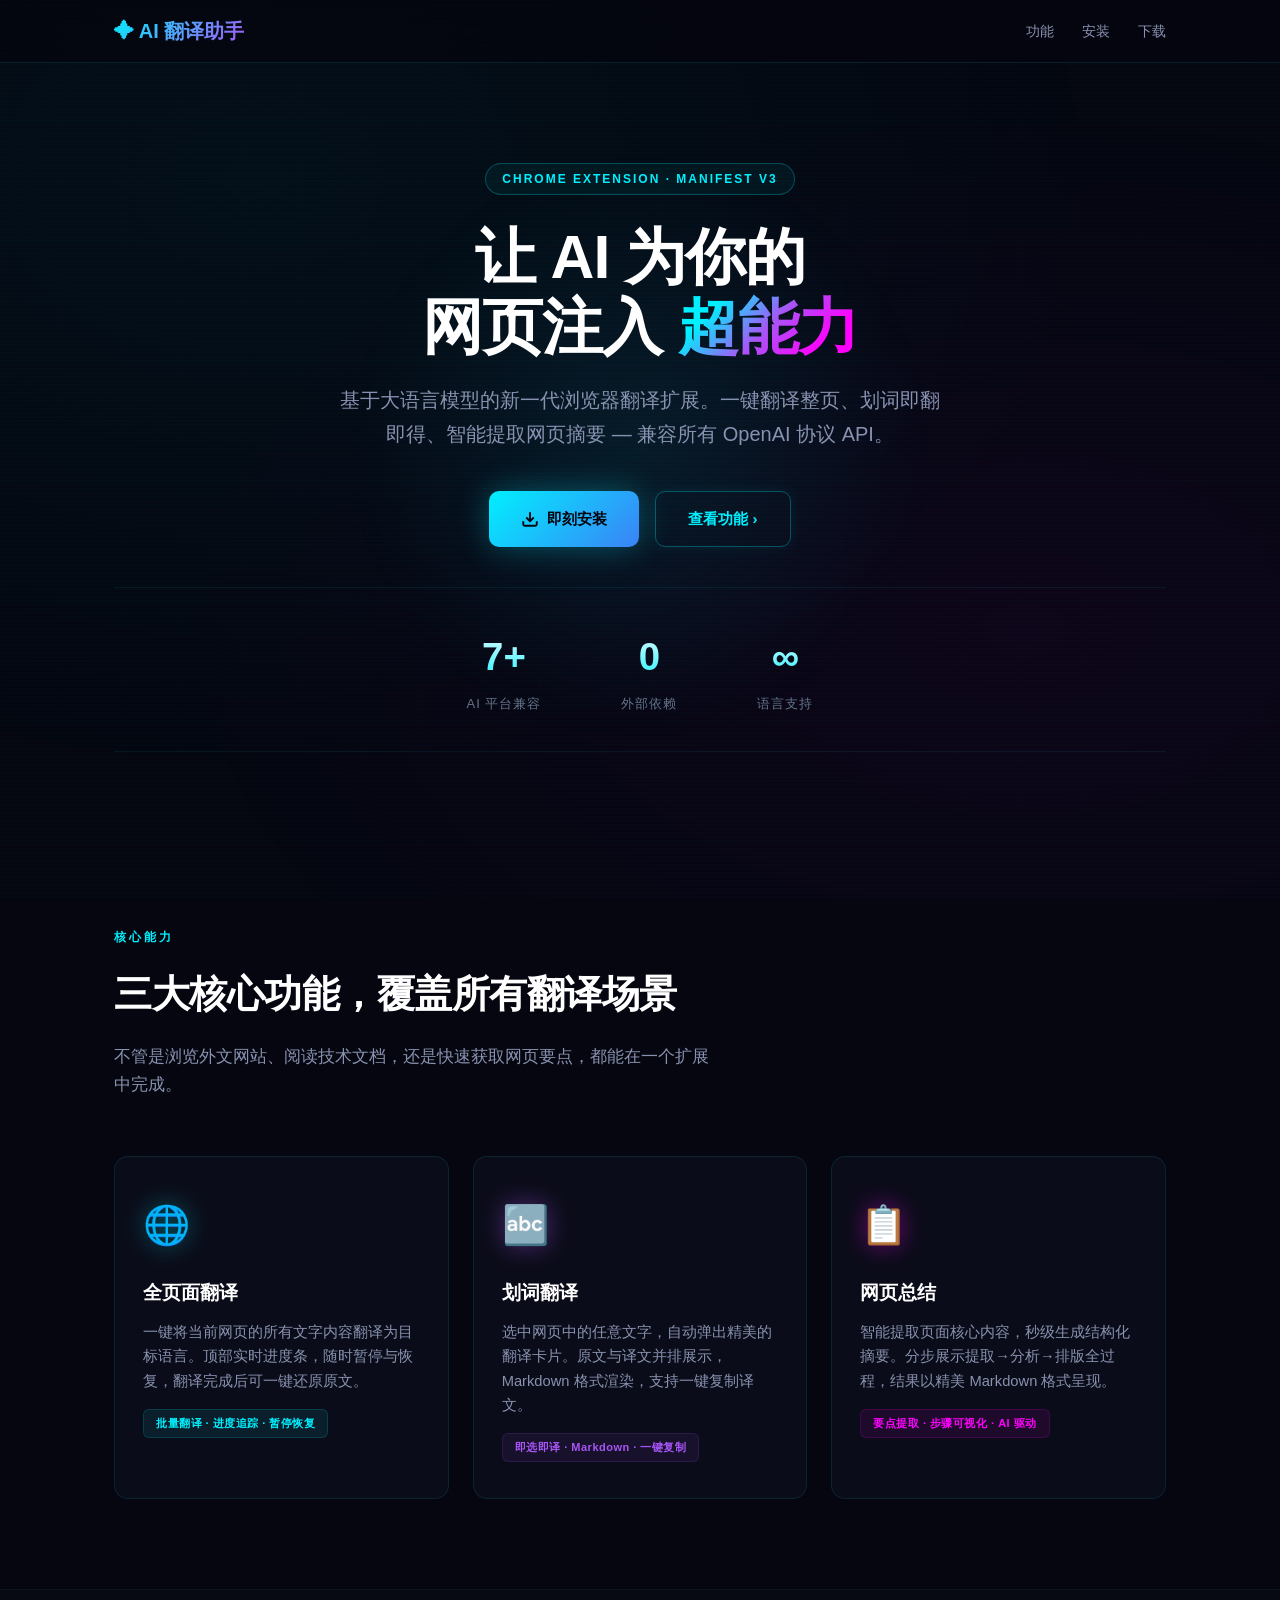
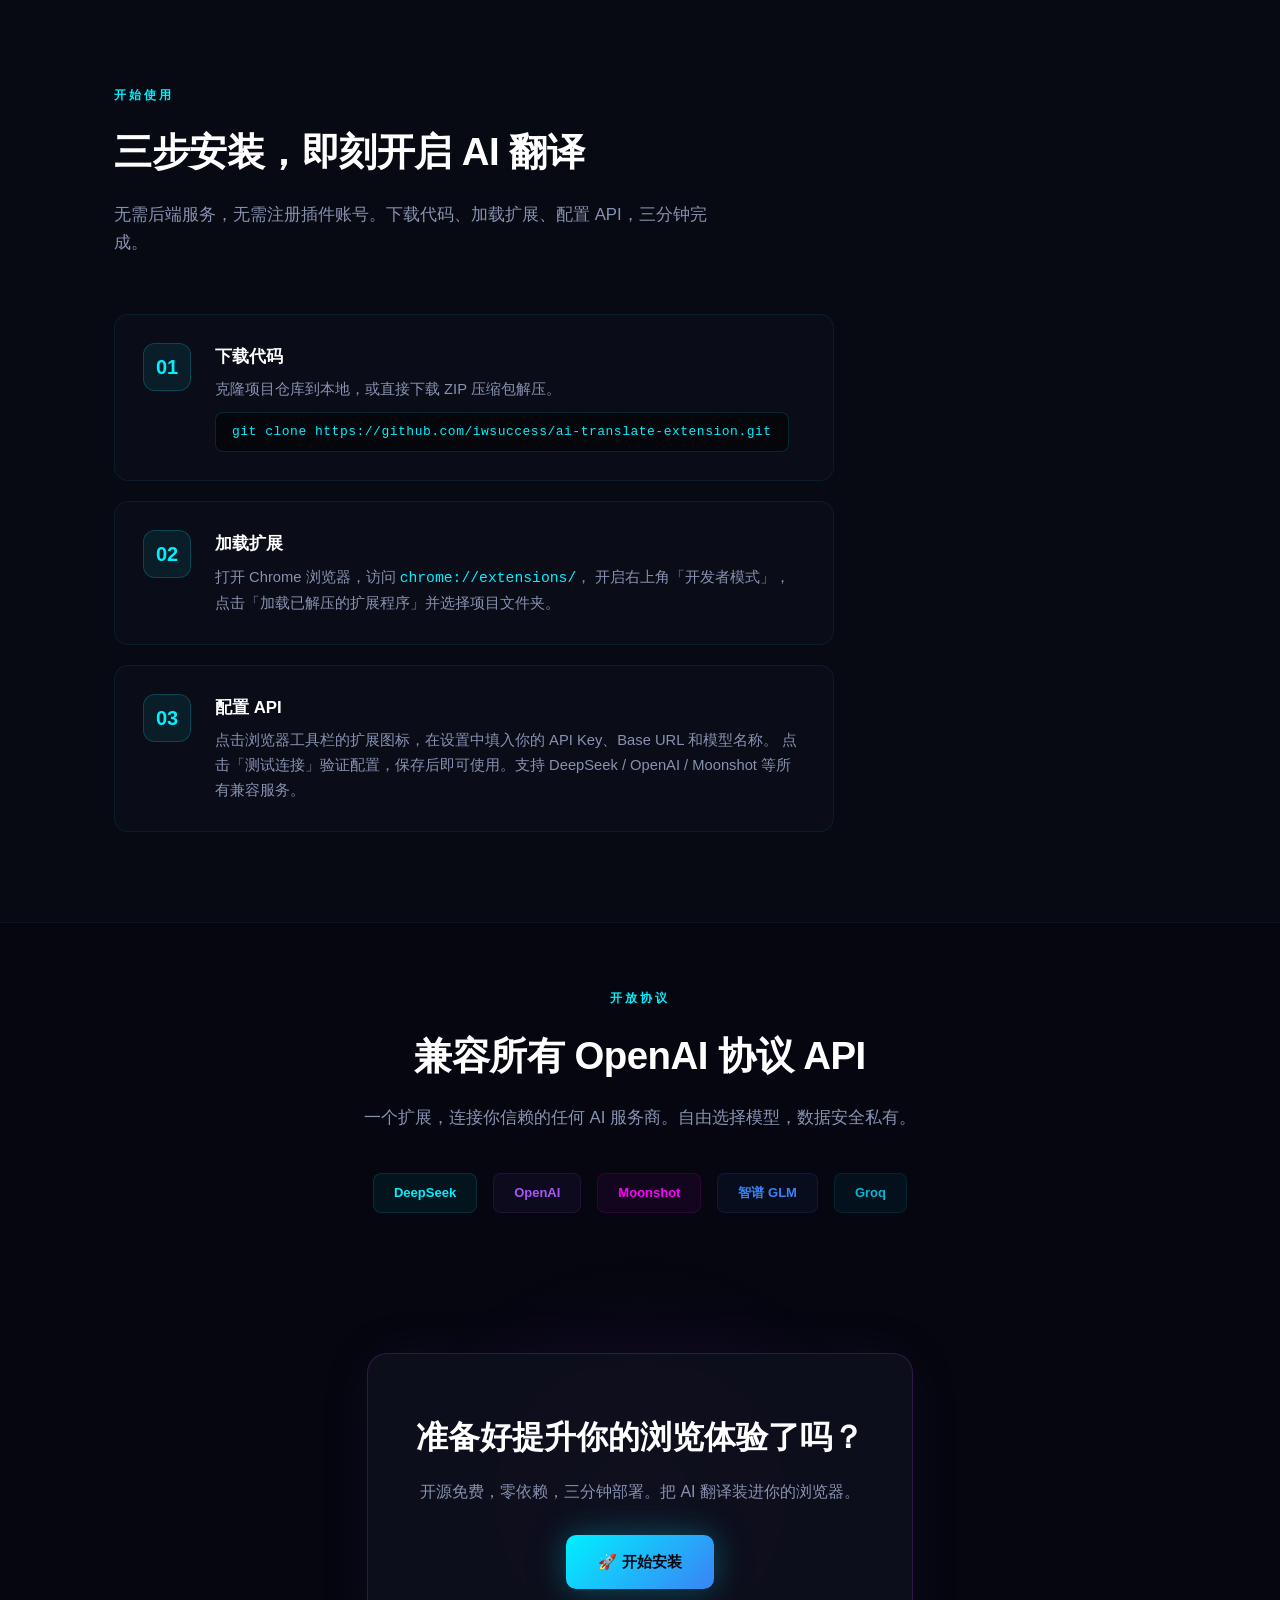
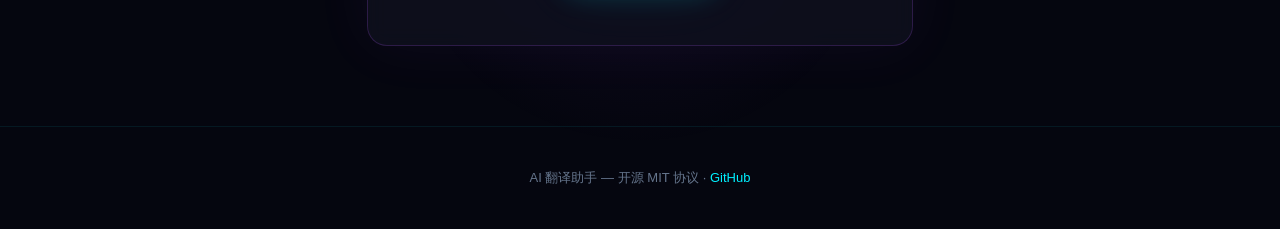
<file: docs/index.html>
<!DOCTYPE html>
<html lang="zh-CN">
<head>
<meta charset="UTF-8">
<meta name="viewport" content="width=device-width, initial-scale=1.0">
<title>AI 翻译助手 — 智能网页翻译扩展</title>
<style>
/* ============ RESET & BASE ============ */
*,*::before,*::after{box-sizing:border-box;margin:0;padding:0}
html{scroll-behavior:smooth;font-size:16px}
body{
  font-family:'Segoe UI',-apple-system,BlinkMacSystemFont,'Helvetica Neue',Arial,sans-serif;
  background:#05060f;
  color:#c8d6e5;
  line-height:1.7;
  overflow-x:hidden;
  position:relative;
}
body::before{
  content:'';
  position:fixed;inset:0;z-index:0;pointer-events:none;
  background:repeating-linear-gradient(0deg,transparent,transparent 2px,rgba(0,240,255,.015) 2px,rgba(0,240,255,.015) 4px);
}
body::after{
  content:'';
  position:fixed;inset:0;z-index:0;pointer-events:none;
  background:radial-gradient(ellipse at 20% 20%,rgba(0,240,255,.04) 0%,transparent 60%),
             radial-gradient(ellipse at 80% 70%,rgba(255,0,255,.04) 0%,transparent 60%);
}

a{color:#00f0ff;text-decoration:none;transition:color .2s}
a:hover{color:#ff00ff}

/* ============ CONTAINER ============ */
.container{position:relative;z-index:1;max-width:1100px;margin:0 auto;padding:0 24px}

/* ============ NAV ============ */
.nav{
  position:sticky;top:0;z-index:100;
  backdrop-filter:blur(20px);-webkit-backdrop-filter:blur(20px);
  background:rgba(5,6,15,.82);
  border-bottom:1px solid rgba(0,240,255,.12);
}
.nav-inner{
  display:flex;justify-content:space-between;align-items:center;
  max-width:1100px;margin:0 auto;padding:14px 24px;
}
.nav-logo{
  font-size:20px;font-weight:700;
  background:linear-gradient(135deg,#00f0ff,#a855f7);
  -webkit-background-clip:text;-webkit-text-fill-color:transparent;
  background-clip:text;
}
.nav-links{display:flex;gap:28px;list-style:none}
.nav-links a{font-size:14px;font-weight:500;color:#8892b0;transition:color .25s}
.nav-links a:hover{color:#00f0ff}

/* ============ HERO ============ */
.hero{padding:100px 0 80px;text-align:center;position:relative}
.hero::before{
  content:'';position:absolute;top:50%;left:50%;transform:translate(-50%,-50%);
  width:600px;height:600px;
  background:radial-gradient(circle,rgba(0,240,255,.08) 0%,transparent 70%);
  border-radius:50%;pointer-events:none;
}
.hero-badge{
  display:inline-block;padding:5px 16px;margin-bottom:28px;
  font-size:12px;font-weight:600;letter-spacing:2px;text-transform:uppercase;
  color:#00f0ff;border:1px solid rgba(0,240,255,.25);border-radius:20px;
  background:rgba(0,240,255,.05);
}
.hero-title{
  font-size:clamp(2.2rem,6vw,3.8rem);font-weight:800;
  line-height:1.15;margin-bottom:20px;
  color:#fff;letter-spacing:-1px;
}
.hero-title span{
  background:linear-gradient(135deg,#00f0ff 20%,#a855f7 50%,#ff00ff 80%);
  -webkit-background-clip:text;-webkit-text-fill-color:transparent;
  background-clip:text;
  animation:glitch-shift 2.5s infinite alternate;
}
@keyframes glitch-shift{
  0%{filter:hue-rotate(0deg)}
  50%{filter:hue-rotate(8deg)}
  100%{filter:hue-rotate(-5deg)}
}
.hero-subtitle{
  font-size:clamp(1rem,2.5vw,1.25rem);color:#8892b0;max-width:600px;margin:0 auto 40px;
}
.hero-buttons{display:flex;gap:16px;justify-content:center;flex-wrap:wrap}
.btn{
  display:inline-flex;align-items:center;gap:8px;
  padding:14px 32px;font-size:15px;font-weight:600;border-radius:10px;
  cursor:pointer;transition:all .3s;font-family:inherit;
  text-decoration:none;border:none;
}
.btn-primary{
  background:linear-gradient(135deg,#00f0ff,#3b82f6);
  color:#05060f;box-shadow:0 0 30px rgba(0,240,255,.25),0 0 60px rgba(0,240,255,.08);
}
.btn-primary:hover{
  box-shadow:0 0 50px rgba(0,240,255,.4),0 0 80px rgba(0,240,255,.15);
  transform:translateY(-2px);
}
.btn-ghost{
  background:transparent;color:#00f0ff;
  border:1.5px solid rgba(0,240,255,.3);box-shadow:0 0 15px rgba(0,240,255,.08);
}
.btn-ghost:hover{
  border-color:#00f0ff;box-shadow:0 0 30px rgba(0,240,255,.25);
  background:rgba(0,240,255,.05);
}

/* ============ STATS BAR ============ */
.stats-bar{
  display:flex;justify-content:center;gap:clamp(24px,8vw,80px);
  padding:36px 0;border-top:1px solid rgba(0,240,255,.08);
  border-bottom:1px solid rgba(0,240,255,.08);margin-top:40px;
  flex-wrap:wrap;
}
.stat-item{text-align:center}
.stat-number{
  font-size:clamp(1.6rem,4vw,2.4rem);font-weight:800;
  background:linear-gradient(180deg,#fff,#00f0ff);
  -webkit-background-clip:text;-webkit-text-fill-color:transparent;
  background-clip:text;
}
.stat-label{font-size:13px;color:#64748b;margin-top:4px;text-transform:uppercase;letter-spacing:1px}

/* ============ SECTION ============ */
.section{padding:90px 0}
.section-label{
  display:inline-block;font-size:12px;font-weight:700;letter-spacing:3px;text-transform:uppercase;
  color:#00f0ff;margin-bottom:14px;
}
.section-title{
  font-size:clamp(1.6rem,3.5vw,2.4rem);font-weight:800;color:#fff;
  margin-bottom:16px;letter-spacing:-.5px;
}
.section-desc{font-size:1.05rem;color:#8892b0;max-width:600px;margin-bottom:56px}

/* ============ FEATURES ============ */
.features-grid{
  display:grid;grid-template-columns:repeat(3,1fr);gap:24px;
}
.feature-card{
  background:rgba(15,17,30,.7);border:1px solid rgba(0,240,255,.1);
  border-radius:14px;padding:36px 28px;position:relative;overflow:hidden;
  transition:all .35s;backdrop-filter:blur(10px);
}
.feature-card::before{
  content:'';position:absolute;top:0;left:0;right:0;height:1px;
  background:linear-gradient(90deg,transparent,rgba(0,240,255,.5),transparent);
  opacity:0;transition:opacity .35s;
}
.feature-card:hover{
  border-color:rgba(0,240,255,.3);
  box-shadow:0 0 40px rgba(0,240,255,.08),inset 0 1px 0 rgba(0,240,255,.05);
  transform:translateY(-4px);
}
.feature-card:hover::before{opacity:1}
.feature-icon{
  font-size:38px;margin-bottom:20px;display:block;
  filter:drop-shadow(0 0 12px rgba(0,240,255,.4));
}
.feature-card:nth-child(2) .feature-icon{filter:drop-shadow(0 0 12px rgba(168,85,247,.4))}
.feature-card:nth-child(3) .feature-icon{filter:drop-shadow(0 0 12px rgba(255,0,255,.4))}
.feature-card h3{font-size:1.2rem;font-weight:700;color:#fff;margin-bottom:10px}
.feature-card p{font-size:.92rem;color:#8892b0;line-height:1.65}
.feature-tag{
  display:inline-block;margin-top:16px;padding:4px 12px;font-size:11px;font-weight:600;
  border-radius:6px;letter-spacing:.5px;
  background:rgba(0,240,255,.08);color:#00f0ff;border:1px solid rgba(0,240,255,.15);
}
.feature-card:nth-child(2) .feature-tag{background:rgba(168,85,247,.08);color:#a855f7;border-color:rgba(168,85,247,.15)}
.feature-card:nth-child(3) .feature-tag{background:rgba(255,0,255,.08);color:#ff00ff;border-color:rgba(255,0,255,.15)}

/* ============ INSTALL STEPS ============ */
.steps-list{display:flex;flex-direction:column;gap:20px;max-width:720px}
.step-item{
  display:flex;gap:24px;align-items:flex-start;
  background:rgba(15,17,30,.5);border:1px solid rgba(0,240,255,.08);
  border-radius:14px;padding:28px;transition:all .3s;
}
.step-item:hover{border-color:rgba(0,240,255,.2);box-shadow:0 0 30px rgba(0,240,255,.05)}
.step-number{
  flex-shrink:0;width:48px;height:48px;border-radius:12px;
  display:flex;align-items:center;justify-content:center;
  font-size:20px;font-weight:800;color:#00f0ff;
  background:rgba(0,240,255,.08);border:1px solid rgba(0,240,255,.2);
}
.step-content h4{font-size:1.05rem;font-weight:700;color:#fff;margin-bottom:6px}
.step-content p{font-size:.92rem;color:#8892b0}
.code-block{
  display:inline-block;margin-top:10px;padding:8px 16px;
  background:rgba(0,0,0,.5);border:1px solid rgba(0,240,255,.15);
  border-radius:8px;font-family:'Cascadia Code','Fira Code',Consolas,monospace;
  font-size:13px;color:#00f0ff;letter-spacing:.5px;
  word-break:break-all;
}

/* ============ CTA ============ */
.cta-section{
  text-align:center;padding:80px 0;position:relative;
}
.cta-section::before{
  content:'';position:absolute;top:50%;left:50%;transform:translate(-50%,-50%);
  width:500px;height:500px;
  background:radial-gradient(circle,rgba(168,85,247,.08) 0%,transparent 70%);
  border-radius:50%;pointer-events:none;
}
.cta-card{
  position:relative;z-index:1;display:inline-block;
  background:rgba(15,17,30,.8);
  border:1px solid rgba(168,85,247,.2);border-radius:20px;
  padding:56px 48px;max-width:600px;
  backdrop-filter:blur(10px);
  box-shadow:0 0 60px rgba(168,85,247,.06);
}
.cta-card h2{
  font-size:clamp(1.5rem,3.5vw,2rem);font-weight:800;color:#fff;margin-bottom:14px;
}
.cta-card p{color:#8892b0;margin-bottom:30px;font-size:1rem}

/* ============ FOOTER ============ */
.footer{
  text-align:center;padding:40px 0;
  border-top:1px solid rgba(0,240,255,.08);
  font-size:13px;color:#64748b;
}
.footer a{color:#00f0ff}

/* ============ DECORATIVE BG ELEMENTS ============ */
.bg-grid{
  position:fixed;inset:0;z-index:0;pointer-events:none;opacity:.04;
  background-image:
    linear-gradient(rgba(0,240,255,.3) 1px,transparent 1px),
    linear-gradient(90deg,rgba(0,240,255,.3) 1px,transparent 1px);
  background-size:60px 60px;
}

/* ============ RESPONSIVE ============ */
@media(max-width:900px){
  .features-grid{grid-template-columns:1fr;max-width:480px;margin:0 auto}
  .hero{padding:70px 0 50px}
  .section{padding:64px 0}
  .step-item{gap:16px;padding:20px}
  .cta-card{padding:36px 28px;margin:0 12px}
  .stats-bar{gap:32px}
  .nav-links{display:none}
}

@media(max-width:480px){
  .hero-title{font-size:2rem}
  .hero-subtitle{font-size:.95rem}
  .btn{padding:12px 24px;font-size:14px;width:100%;justify-content:center}
  .hero-buttons{flex-direction:column;align-items:center}
  .feature-card{padding:24px 20px}
  .step-number{width:40px;height:40px;font-size:18px}
}
</style>
</head>
<body>

<div class="bg-grid"></div>

<!-- ============ NAV ============ -->
<nav class="nav">
  <div class="nav-inner">
    <a href="#" class="nav-logo">✦ AI 翻译助手</a>
    <ul class="nav-links">
      <li><a href="#features">功能</a></li>
      <li><a href="#install">安装</a></li>
      <li><a href="#cta">下载</a></li>
    </ul>
  </div>
</nav>

<!-- ============ HERO ============ -->
<section class="hero">
  <div class="container">
    <div class="hero-badge">Chrome Extension · Manifest V3</div>
    <h1 class="hero-title">让 AI 为你的<br>网页注入 <span>超能力</span></h1>
    <p class="hero-subtitle">
      基于大语言模型的新一代浏览器翻译扩展。一键翻译整页、划词即翻即得、智能提取网页摘要 — 兼容所有 OpenAI 协议 API。
    </p>
    <div class="hero-buttons">
      <a href="#install" class="btn btn-primary">
        <svg width="18" height="18" viewBox="0 0 24 24" fill="none" stroke="currentColor" stroke-width="2.5"><path d="M21 15v4a2 2 0 01-2 2H5a2 2 0 01-2-2v-4"/><polyline points="7 10 12 15 17 10"/><line x1="12" y1="15" x2="12" y2="3"/></svg>
        即刻安装
      </a>
      <a href="#features" class="btn btn-ghost">查看功能 ›</a>
    </div>
    <div class="stats-bar">
      <div class="stat-item">
        <div class="stat-number">7+</div>
        <div class="stat-label">AI 平台兼容</div>
      </div>
      <div class="stat-item">
        <div class="stat-number">0</div>
        <div class="stat-label">外部依赖</div>
      </div>
      <div class="stat-item">
        <div class="stat-number" style="color:transparent">∞</div>
        <div class="stat-label">语言支持</div>
      </div>
    </div>
  </div>
</section>

<!-- ============ FEATURES ============ -->
<section class="section" id="features">
  <div class="container">
    <div class="section-label">核心能力</div>
    <h2 class="section-title">三大核心功能，覆盖所有翻译场景</h2>
    <p class="section-desc">
      不管是浏览外文网站、阅读技术文档，还是快速获取网页要点，都能在一个扩展中完成。
    </p>
    <div class="features-grid">

      <div class="feature-card">
        <span class="feature-icon">🌐</span>
        <h3>全页面翻译</h3>
        <p>
          一键将当前网页的所有文字内容翻译为目标语言。顶部实时进度条，随时暂停与恢复，翻译完成后可一键还原原文。
        </p>
        <span class="feature-tag">批量翻译 · 进度追踪 · 暂停恢复</span>
      </div>

      <div class="feature-card">
        <span class="feature-icon">🔤</span>
        <h3>划词翻译</h3>
        <p>
          选中网页中的任意文字，自动弹出精美的翻译卡片。原文与译文并排展示，Markdown 格式渲染，支持一键复制译文。
        </p>
        <span class="feature-tag">即选即译 · Markdown · 一键复制</span>
      </div>

      <div class="feature-card">
        <span class="feature-icon">📋</span>
        <h3>网页总结</h3>
        <p>
          智能提取页面核心内容，秒级生成结构化摘要。分步展示提取→分析→排版全过程，结果以精美 Markdown 格式呈现。
        </p>
        <span class="feature-tag">要点提取 · 步骤可视化 · AI 驱动</span>
      </div>

    </div>
  </div>
</section>

<!-- ============ INSTALL ============ -->
<section class="section" id="install" style="background:rgba(15,17,30,.3);border-top:1px solid rgba(0,240,255,.06);border-bottom:1px solid rgba(0,240,255,.06)">
  <div class="container">
    <div class="section-label">开始使用</div>
    <h2 class="section-title">三步安装，即刻开启 AI 翻译</h2>
    <p class="section-desc">
      无需后端服务，无需注册插件账号。下载代码、加载扩展、配置 API，三分钟完成。
    </p>
    <div class="steps-list">

      <div class="step-item">
        <div class="step-number">01</div>
        <div class="step-content">
          <h4>下载代码</h4>
          <p>克隆项目仓库到本地，或直接下载 ZIP 压缩包解压。</p>
          <code class="code-block">git clone https://github.com/iwsuccess/ai-translate-extension.git</code>
        </div>
      </div>

      <div class="step-item">
        <div class="step-number">02</div>
        <div class="step-content">
          <h4>加载扩展</h4>
          <p>
            打开 Chrome 浏览器，访问 <code style="color:#00f0ff">chrome://extensions/</code>，
            开启右上角「开发者模式」，点击「加载已解压的扩展程序」并选择项目文件夹。
          </p>
        </div>
      </div>

      <div class="step-item">
        <div class="step-number">03</div>
        <div class="step-content">
          <h4>配置 API</h4>
          <p>
            点击浏览器工具栏的扩展图标，在设置中填入你的 API Key、Base URL 和模型名称。
            点击「测试连接」验证配置，保存后即可使用。支持 DeepSeek / OpenAI / Moonshot 等所有兼容服务。
          </p>
        </div>
      </div>

    </div>
  </div>
</section>

<!-- ============ COMPAT ============ -->
<section class="section" style="padding:60px 0">
  <div class="container" style="text-align:center">
    <div class="section-label">开放协议</div>
    <h2 class="section-title">兼容所有 OpenAI 协议 API</h2>
    <p class="section-desc" style="margin:0 auto 40px">
      一个扩展，连接你信赖的任何 AI 服务商。自由选择模型，数据安全私有。
    </p>
    <div style="display:flex;justify-content:center;flex-wrap:wrap;gap:16px">
      <span style="padding:8px 20px;background:rgba(0,240,255,.06);border:1px solid rgba(0,240,255,.12);border-radius:8px;font-size:13px;font-weight:600;color:#00f0ff">DeepSeek</span>
      <span style="padding:8px 20px;background:rgba(168,85,247,.06);border:1px solid rgba(168,85,247,.12);border-radius:8px;font-size:13px;font-weight:600;color:#a855f7">OpenAI</span>
      <span style="padding:8px 20px;background:rgba(255,0,255,.06);border:1px solid rgba(255,0,255,.12);border-radius:8px;font-size:13px;font-weight:600;color:#ff00ff">Moonshot</span>
      <span style="padding:8px 20px;background:rgba(59,130,246,.06);border:1px solid rgba(59,130,246,.12);border-radius:8px;font-size:13px;font-weight:600;color:#3b82f6">智谱 GLM</span>
      <span style="padding:8px 20px;background:rgba(6,182,212,.06);border:1px solid rgba(6,182,212,.12);border-radius:8px;font-size:13px;font-weight:600;color:#06b6d4">Groq</span>
    </div>
  </div>
</section>

<!-- ============ CTA ============ -->
<section class="cta-section" id="cta">
  <div class="container">
    <div class="cta-card">
      <h2>准备好提升你的浏览体验了吗？</h2>
      <p>开源免费，零依赖，三分钟部署。把 AI 翻译装进你的浏览器。</p>
      <a href="#install" class="btn btn-primary" style="width:auto">🚀 开始安装</a>
    </div>
  </div>
</section>

<!-- ============ FOOTER ============ -->
<footer class="footer">
  <div class="container">
    <p>
      AI 翻译助手 — 开源 MIT 协议 ·
      <a href="https://github.com/iwsuccess/ai-translate-extension" target="_blank" rel="noopener">GitHub</a>
    </p>
  </div>
</footer>

</body>
</html>
</file>
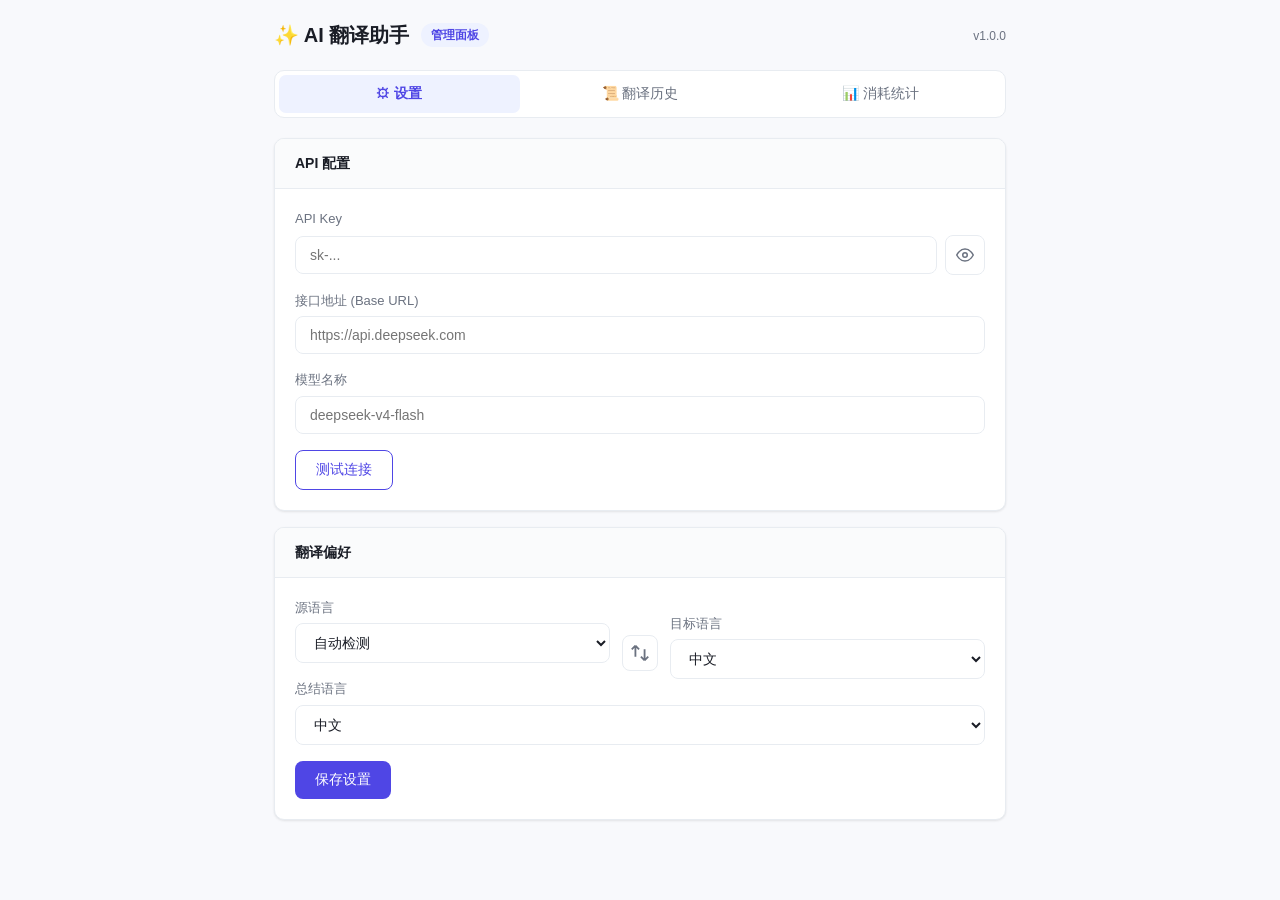
<file: dashboard/dashboard.html>
<!DOCTYPE html>
<html lang="zh-CN">
<head>
  <meta charset="UTF-8">
  <meta name="viewport" content="width=device-width, initial-scale=1.0">
  <title>管理面板 - AI 翻译助手</title>
  <link rel="stylesheet" href="dashboard.css">
</head>
<body>
  <div class="app">

    <header class="app-header">
      <div class="header-left">
        <span class="logo">✨ AI 翻译助手</span>
        <span class="badge">管理面板</span>
      </div>
      <div class="header-right">
        <span class="version">v1.0.0</span>
      </div>
    </header>

    <nav class="tabs">
      <button class="tab-btn active" data-tab="settings">⚙ 设置</button>
      <button class="tab-btn" data-tab="history">📜 翻译历史</button>
      <button class="tab-btn" data-tab="stats">📊 消耗统计</button>
    </nav>

    <!-- ========== 设置 Tab ========== -->
    <section class="tab-panel active" id="panel-settings">
      <div class="card">
        <div class="card-title">API 配置</div>
        <div class="card-body">
          <div class="form-group">
            <label for="apiKey">API Key</label>
            <div class="input-row">
              <input type="password" id="apiKey" placeholder="sk-..." autocomplete="off" spellcheck="false">
              <button class="btn-icon" id="toggleApiKey" title="显示/隐藏">
                <svg width="18" height="18" viewBox="0 0 24 24" fill="none" stroke="currentColor" stroke-width="2"><path d="M1 12s4-8 11-8 11 8 11 8-4 8-11 8-11-8-11-8z"/><circle cx="12" cy="12" r="3"/></svg>
              </button>
            </div>
          </div>
          <div class="form-group">
            <label for="baseUrl">接口地址 (Base URL)</label>
            <input type="text" id="baseUrl" placeholder="https://api.deepseek.com" autocomplete="off" spellcheck="false">
          </div>
          <div class="form-group">
            <label for="model">模型名称</label>
            <input type="text" id="model" placeholder="deepseek-v4-flash" autocomplete="off" spellcheck="false">
          </div>
          <div class="form-actions">
            <button class="btn btn-outline" id="testBtn">测试连接</button>
          </div>
          <div id="status" class="status-msg hidden"></div>
        </div>
      </div>

      <div class="card">
        <div class="card-title">翻译偏好</div>
        <div class="card-body">
          <div class="form-row">
            <div class="form-group flex-1">
              <label for="sourceLang">源语言</label>
              <select id="sourceLang">
                <option value="auto">自动检测</option>
                <option value="zh">中文</option><option value="en">英语</option>
                <option value="ja">日语</option><option value="ko">韩语</option>
                <option value="fr">法语</option><option value="de">德语</option><option value="es">西班牙语</option>
              </select>
            </div>
            <div class="swap-btn" id="swapLang" title="交换语言">
              <svg width="22" height="22" viewBox="0 0 24 24" fill="none" stroke="currentColor" stroke-width="2"><path d="M7 16V4m0 0L3 8m4-4l4 4M17 8v12m0 0l4-4m-4 4l-4-4"/></svg>
            </div>
            <div class="form-group flex-1">
              <label for="targetLang">目标语言</label>
              <select id="targetLang">
                <option value="zh">中文</option><option value="en">英语</option>
                <option value="ja">日语</option><option value="ko">韩语</option>
                <option value="fr">法语</option><option value="de">德语</option><option value="es">西班牙语</option>
              </select>
            </div>
          </div>
          <div class="form-group">
            <label for="summaryLang">总结语言</label>
            <select id="summaryLang">
              <option value="zh">中文</option><option value="en">英语</option>
            </select>
          </div>
          <div class="form-actions">
            <button class="btn btn-primary" id="saveBtn">保存设置</button>
          </div>
        </div>
      </div>
    </section>

    <!-- ========== 历史 Tab ========== -->
    <section class="tab-panel" id="panel-history">
      <div class="panel-toolbar">
        <span class="toolbar-title" id="historyCount">共 0 条记录</span>
        <button class="btn btn-sm btn-outline-danger" id="clearHistoryBtn">清空全部</button>
      </div>
      <div id="historyList" class="history-list">
        <div class="empty-state">
          <div class="empty-icon">📭</div>
          <div class="empty-text">暂无翻译记录</div>
          <div class="empty-sub">开始使用翻译或总结功能后，记录会显示在这里</div>
        </div>
      </div>
    </section>

    <!-- ========== 统计 Tab ========== -->
    <section class="tab-panel" id="panel-stats">
      <div class="stats-grid">
        <div class="stat-card primary">
          <div class="stat-value" id="statTotalTokens">0</div>
          <div class="stat-label">Token 总消耗</div>
        </div>
        <div class="stat-card">
          <div class="stat-value" id="statTotalRequests">0</div>
          <div class="stat-label">总请求次数</div>
        </div>
        <div class="stat-card accent1">
          <div class="stat-value" id="statTranslateTokens">0</div>
          <div class="stat-label">翻译 Token</div>
        </div>
        <div class="stat-card accent2">
          <div class="stat-value" id="statSummarizeTokens">0</div>
          <div class="stat-label">总结 Token</div>
        </div>
      </div>
      <div class="stats-grid" style="grid-template-columns: 1fr 1fr;">
        <div class="stat-card">
          <div class="stat-value stat-sm" id="statTranslateRequests">0</div>
          <div class="stat-label">翻译请求</div>
        </div>
        <div class="stat-card">
          <div class="stat-value stat-sm" id="statSummarizeRequests">0</div>
          <div class="stat-label">总结请求</div>
        </div>
      </div>
      <div class="chart-container" id="chartContainer">
        <div class="chart-title">Token 消耗分布</div>
        <div class="bar-chart">
          <div class="bar-row">
            <span class="bar-label">翻译</span>
            <div class="bar-track"><div class="bar-fill bar-translate" id="barTranslate" style="width:0%"></div></div>
          </div>
          <div class="bar-row">
            <span class="bar-label">总结</span>
            <div class="bar-track"><div class="bar-fill bar-summarize" id="barSummarize" style="width:0%"></div></div>
          </div>
        </div>
      </div>
    </section>

  </div>
  <script src="dashboard.js"></script>
</body>
</html>
</file>
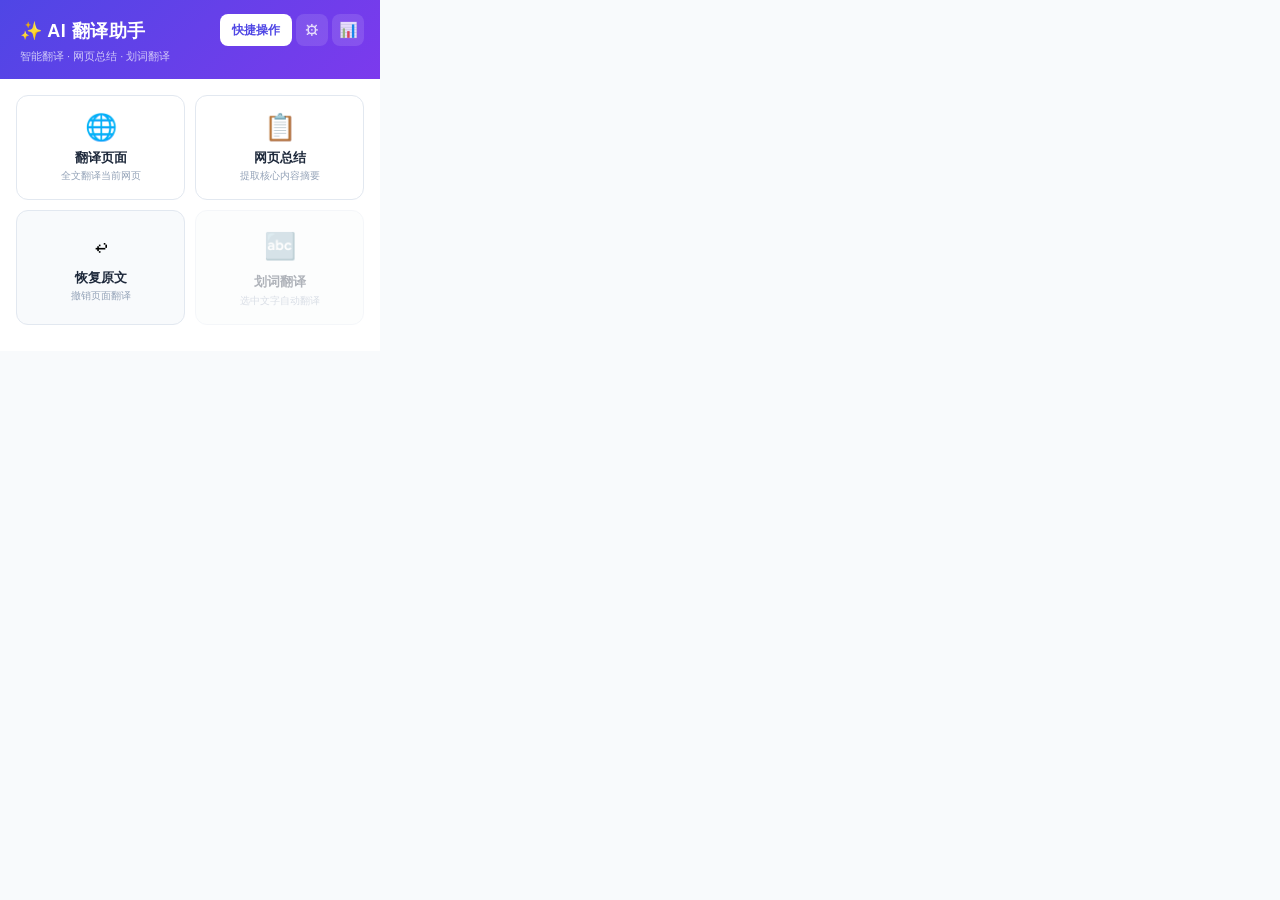
<file: popup/popup.html>
<!DOCTYPE html>
<html lang="zh-CN">
<head>
  <meta charset="UTF-8">
  <meta name="viewport" content="width=device-width, initial-scale=1.0">
  <title>AI 翻译助手</title>
  <link rel="stylesheet" href="popup.css">
</head>
<body>
  <div class="container">

    <!-- 头部 -->
    <div class="header">
      <div class="logo">✨ AI 翻译助手</div>
      <p class="subtitle">智能翻译 · 网页总结 · 划词翻译</p>
      <div class="header-tabs">
        <button class="tab-btn active" data-tab="actions">快捷操作</button>
        <button class="tab-btn" data-tab="settings">⚙</button>
        <button class="header-link" id="btnDashboard" title="打开管理面板">📊</button>
      </div>
    </div>

    <!-- 快捷操作区 -->
    <div class="tab-content active" id="tab-actions">
      <div class="action-cards">
        <button class="action-card" id="btnTranslate" title="翻译整个页面内容">
          <span class="action-icon">🌐</span>
          <span class="action-label">翻译页面</span>
          <span class="action-desc">全文翻译当前网页</span>
        </button>
        <button class="action-card" id="btnSummarize" title="AI 总结页面要点">
          <span class="action-icon">📋</span>
          <span class="action-label">网页总结</span>
          <span class="action-desc">提取核心内容摘要</span>
        </button>
      </div>
      <div class="action-cards" style="margin-top:0">
        <button class="action-card secondary" id="btnRestore" title="恢复翻译前的原文">
          <span class="action-icon">↩</span>
          <span class="action-label">恢复原文</span>
          <span class="action-desc">撤销页面翻译</span>
        </button>
        <div class="action-card disabled" style="pointer-events:none">
          <span class="action-icon">🔤</span>
          <span class="action-label">划词翻译</span>
          <span class="action-desc">选中文字自动翻译</span>
        </div>
      </div>
      <div id="actionStatus" class="status hidden"></div>
    </div>

    <!-- 设置区 -->
    <div class="tab-content" id="tab-settings">
      <div class="section">
        <div class="section-title">API 配置</div>
        <div class="form-group">
          <label for="apiKey">API Key</label>
          <div class="input-wrapper">
            <input type="password" id="apiKey" placeholder="sk-..." autocomplete="off" spellcheck="false">
            <button class="toggle-vis" id="toggleApiKey" title="显示/隐藏">
              <svg width="16" height="16" viewBox="0 0 24 24" fill="none" stroke="currentColor" stroke-width="2">
                <path d="M1 12s4-8 11-8 11 8 11 8-4 8-11 8-11-8-11-8z"/><circle cx="12" cy="12" r="3"/>
              </svg>
            </button>
          </div>
        </div>
        <div class="form-group">
          <label for="baseUrl">接口地址 (Base URL)</label>
          <input type="text" id="baseUrl" placeholder="例如 https://api.deepseek.com" autocomplete="off" spellcheck="false">
        </div>
        <div class="form-group">
          <label for="model">模型名称</label>
          <input type="text" id="model" placeholder="例如 deepseek-v4-flash" autocomplete="off" spellcheck="false">
        </div>
      </div>

      <div class="section">
        <div class="section-title">翻译偏好</div>
        <div class="form-row" style="display:flex;gap:10px;align-items:flex-end">
          <div class="form-group flex-1">
            <label for="sourceLang">源语言</label>
            <select id="sourceLang">
              <option value="auto">自动检测</option>
              <option value="zh">中文</option><option value="en">英语</option>
              <option value="ja">日语</option><option value="ko">韩语</option>
              <option value="fr">法语</option><option value="de">德语</option><option value="es">西班牙语</option>
            </select>
          </div>
          <div class="swap-icon" id="swapLang" title="交换语言">
            <svg width="20" height="20" viewBox="0 0 24 24" fill="none" stroke="currentColor" stroke-width="2">
              <path d="M7 16V4m0 0L3 8m4-4l4 4M17 8v12m0 0l4-4m-4 4l-4-4"/>
            </svg>
          </div>
          <div class="form-group flex-1">
            <label for="targetLang">目标语言</label>
            <select id="targetLang">
              <option value="zh">中文</option><option value="en">英语</option>
              <option value="ja">日语</option><option value="ko">韩语</option>
              <option value="fr">法语</option><option value="de">德语</option><option value="es">西班牙语</option>
            </select>
          </div>
        </div>
        <div class="form-group">
          <label for="summaryLang">总结语言</label>
          <select id="summaryLang">
            <option value="zh">中文</option><option value="en">英语</option>
          </select>
        </div>
      </div>

      <div class="setting-actions">
        <button id="saveBtn" class="btn btn-primary">保存设置</button>
        <button id="testBtn" class="btn btn-secondary">测试连接</button>
      </div>
      <div id="status" class="status hidden"></div>
    </div>

  </div>
  <script src="popup.js"></script>
</body>
</html>
</file>
<file: dashboard/dashboard.css>
/* ==================== Reset & Base ==================== */
*, *::before, *::after { box-sizing: border-box; margin: 0; padding: 0; }

:root {
  --bg: #f8f9fc;
  --surface: #ffffff;
  --border: #e8ecf1;
  --text: #1a1d26;
  --text-secondary: #6b7280;
  --primary: #4f46e5;
  --primary-light: #eef2ff;
  --primary-dark: #4338ca;
  --accent1: #0891b2;
  --accent1-light: #ecfeff;
  --accent2: #059669;
  --accent2-light: #ecfdf5;
  --danger: #dc2626;
  --danger-hover: #b91c1c;
  --radius: 10px;
  --shadow: 0 1px 3px rgba(0,0,0,.06), 0 1px 2px rgba(0,0,0,.04);
  --shadow-lg: 0 4px 16px rgba(0,0,0,.08), 0 2px 6px rgba(0,0,0,.04);
}

body {
  font-family: -apple-system, BlinkMacSystemFont, 'Segoe UI', Roboto, 'Helvetica Neue', Arial, sans-serif;
  background: var(--bg);
  color: var(--text);
  min-width: 560px;
  max-width: 780px;
  margin: 0 auto;
  min-height: 100vh;
  line-height: 1.5;
}

.app { padding: 20px 24px 40px; }

/* ==================== Header ==================== */
.app-header {
  display: flex;
  align-items: center;
  justify-content: space-between;
  margin-bottom: 20px;
}
.header-left { display: flex; align-items: center; gap: 12px; }
.logo { font-size: 20px; font-weight: 700; }
.badge {
  font-size: 12px;
  font-weight: 600;
  color: var(--primary);
  background: var(--primary-light);
  padding: 3px 10px;
  border-radius: 20px;
}
.version { font-size: 12px; color: var(--text-secondary); }

/* ==================== Tabs ==================== */
.tabs {
  display: flex;
  gap: 0;
  background: var(--surface);
  border: 1px solid var(--border);
  border-radius: var(--radius);
  padding: 4px;
  margin-bottom: 20px;
}
.tab-btn {
  flex: 1;
  padding: 10px 16px;
  font-size: 14px;
  font-weight: 500;
  color: var(--text-secondary);
  background: none;
  border: none;
  border-radius: 7px;
  cursor: pointer;
  transition: all .2s;
}
.tab-btn:hover { color: var(--text); background: rgba(0,0,0,.03); }
.tab-btn.active { color: var(--primary); background: var(--primary-light); font-weight: 600; }

/* ==================== Tab Panels ==================== */
.tab-panel { display: none; }
.tab-panel.active { display: block; }

/* ==================== Card ==================== */
.card {
  background: var(--surface);
  border: 1px solid var(--border);
  border-radius: var(--radius);
  box-shadow: var(--shadow);
  margin-bottom: 16px;
  overflow: hidden;
}
.card-title {
  font-size: 14px;
  font-weight: 600;
  padding: 14px 20px;
  border-bottom: 1px solid var(--border);
  background: #fafbfc;
}
.card-body { padding: 20px; }

/* ==================== Forms ==================== */
.form-group { margin-bottom: 16px; }
.form-group:last-child { margin-bottom: 0; }
.form-group label {
  display: block;
  font-size: 13px;
  font-weight: 500;
  color: var(--text-secondary);
  margin-bottom: 6px;
}
.form-group input, .form-group select {
  width: 100%;
  padding: 10px 14px;
  font-size: 14px;
  border: 1px solid var(--border);
  border-radius: 8px;
  background: var(--surface);
  color: var(--text);
  transition: border-color .2s, box-shadow .2s;
  outline: none;
  font-family: inherit;
}
.form-group input:focus, .form-group select:focus {
  border-color: var(--primary);
  box-shadow: 0 0 0 3px var(--primary-light);
}
.input-row { display: flex; gap: 8px; align-items: center; }
.input-row input { flex: 1; }

.form-row { display: flex; gap: 12px; align-items: flex-end; }
.form-row .form-group { flex: 1; }
.flex-1 { flex: 1; }

.form-actions { margin-top: 16px; display: flex; gap: 10px; }

/* Swap button */
.swap-btn {
  flex-shrink: 0;
  width: 36px;
  height: 36px;
  border-radius: 8px;
  border: 1px solid var(--border);
  background: var(--surface);
  cursor: pointer;
  display: flex;
  align-items: center;
  justify-content: center;
  color: var(--text-secondary);
  margin-bottom: 8px;
  transition: all .15s;
}
.swap-btn:hover { background: var(--primary-light); color: var(--primary); border-color: var(--primary); }

/* ==================== Buttons ==================== */
.btn {
  padding: 10px 20px;
  font-size: 14px;
  font-weight: 500;
  border: none;
  border-radius: 8px;
  cursor: pointer;
  transition: all .2s;
  font-family: inherit;
}
.btn-primary { background: var(--primary); color: #fff; }
.btn-primary:hover { background: var(--primary-dark); }
.btn-outline { background: var(--surface); color: var(--primary); border: 1px solid var(--primary); }
.btn-outline:hover { background: var(--primary-light); }
.btn-outline-danger { background: var(--surface); color: var(--danger); border: 1px solid var(--border); }
.btn-outline-danger:hover { background: #fef2f2; border-color: var(--danger); }
.btn-sm { padding: 6px 14px; font-size: 13px; }
.btn-icon {
  width: 40px; height: 40px;
  display: flex; align-items: center; justify-content: center;
  border: 1px solid var(--border); border-radius: 8px;
  background: var(--surface); cursor: pointer; color: var(--text-secondary);
  transition: all .15s;
}
.btn-icon:hover { background: var(--bg); color: var(--text); }

/* Status message */
.status-msg {
  margin-top: 12px;
  padding: 10px 14px;
  border-radius: 8px;
  font-size: 13px;
  font-weight: 500;
}
.status-msg.success { background: #ecfdf5; color: #065f46; }
.status-msg.error { background: #fef2f2; color: #991b1b; }
.status-msg.hidden { display: none; }

/* ==================== History ==================== */
.panel-toolbar {
  display: flex;
  justify-content: space-between;
  align-items: center;
  margin-bottom: 12px;
}
.toolbar-title { font-size: 13px; color: var(--text-secondary); font-weight: 500; }

.history-list {
  display: flex;
  flex-direction: column;
  gap: 10px;
}

.history-item {
  background: var(--surface);
  border: 1px solid var(--border);
  border-radius: var(--radius);
  overflow: hidden;
  transition: box-shadow .15s;
}
.history-item:hover { box-shadow: var(--shadow-lg); }

.history-header {
  padding: 14px 18px;
  cursor: pointer;
  user-select: none;
  transition: background .15s;
}
.history-header:hover { background: #fafbfc; }
.history-header-top {
  display: flex;
  justify-content: space-between;
  align-items: center;
  margin-bottom: 6px;
}
.history-header-info {
  display: flex;
  align-items: center;
  gap: 10px;
  flex-wrap: wrap;
  margin-bottom: 6px;
}
.history-chevron {
  font-size: 10px;
  color: #9ca3af;
  transition: transform .25s;
}
.history-item.open .history-chevron { transform: rotate(90deg); }

.history-preview-text {
  font-size: 13px;
  color: var(--text-secondary);
  line-height: 1.5;
  display: -webkit-box;
  -webkit-line-clamp: 2;
  -webkit-box-orient: vertical;
  overflow: hidden;
}

.history-badge {
  font-size: 11px;
  font-weight: 600;
  padding: 2px 10px;
  border-radius: 12px;
  display: inline-block;
}
.history-badge.translate { background: var(--primary-light); color: var(--primary); }
.history-badge.summarize { background: var(--accent2-light); color: var(--accent2); }
.history-badge.translateBatch { background: var(--accent1-light); color: var(--accent1); }

.history-time { font-size: 12px; color: var(--text-secondary); }
.history-lang { font-size: 12px; color: var(--primary); font-weight: 500; }
.history-tokens-inline {
  font-size: 11px;
  color: var(--accent2);
  background: var(--accent2-light);
  padding: 1px 8px;
  border-radius: 10px;
  font-weight: 500;
}

/* Detail (expanded) */
.history-detail {
  display: none;
  border-top: 1px solid var(--border);
  background: #fafbfc;
  padding: 0;
}
.history-item.open .history-detail { display: block; }

.history-detail-row {
  display: flex;
  align-items: center;
  gap: 8px;
  padding: 10px 18px;
  border-bottom: 1px solid var(--border);
}
.history-detail-label {
  font-size: 12px;
  font-weight: 600;
  color: var(--text-secondary);
  flex-shrink: 0;
}
.history-detail-url {
  font-size: 12px;
  color: var(--primary);
  text-decoration: none;
  word-break: break-all;
}
.history-detail-url:hover { text-decoration: underline; }

.history-detail-section {
  padding: 14px 18px;
  border-bottom: 1px solid var(--border);
}
.history-detail-section:last-of-type { border-bottom: none; }
.history-detail-section-title {
  font-size: 11px;
  font-weight: 700;
  text-transform: uppercase;
  letter-spacing: .5px;
  color: #9ca3af;
  margin-bottom: 8px;
}
.history-detail-content {
  font-size: 13px;
  color: var(--text);
  line-height: 1.7;
  white-space: pre-wrap;
  word-break: break-word;
}
.history-detail-content.source { color: #6b7280; }
.history-detail-content.result { color: var(--text); }
.history-code-plain {
  display: block;
  font-family: 'SF Mono', 'Fira Code', 'Fira Mono', Menlo, Consolas, monospace;
  font-size: 12px;
  line-height: 1.6;
  white-space: pre-wrap;
  word-break: break-word;
  color: var(--text);
}

.history-detail-footer {
  padding: 10px 18px;
  display: flex;
  gap: 8px;
  background: #fff;
  border-top: 1px solid var(--border);
}

.empty-state { text-align: center; padding: 48px 20px; }
.empty-icon { font-size: 40px; margin-bottom: 12px; }
.empty-text { font-size: 15px; font-weight: 600; color: var(--text-secondary); margin-bottom: 4px; }
.empty-sub { font-size: 13px; color: #9ca3af; }

/* ==================== Stats ==================== */
.stats-grid {
  display: grid;
  grid-template-columns: repeat(4, 1fr);
  gap: 12px;
  margin-bottom: 12px;
}

.stat-card {
  background: var(--surface);
  border: 1px solid var(--border);
  border-radius: var(--radius);
  padding: 18px 16px;
  text-align: center;
  box-shadow: var(--shadow);
}
.stat-card.primary { border-color: var(--primary); background: var(--primary-light); }
.stat-card.accent1 { border-color: var(--accent1); background: var(--accent1-light); }
.stat-card.accent2 { border-color: var(--accent2); background: var(--accent2-light); }

.stat-value { font-size: 28px; font-weight: 700; color: var(--text); line-height: 1.1; }
.stat-value.stat-sm { font-size: 20px; }
.stat-label { font-size: 12px; color: var(--text-secondary); margin-top: 4px; font-weight: 500; }

.stat-card.primary .stat-value { color: var(--primary-dark); }
.stat-card.accent1 .stat-value { color: #0e7490; }
.stat-card.accent2 .stat-value { color: #047857; }

/* Bar chart */
.chart-container {
  background: var(--surface);
  border: 1px solid var(--border);
  border-radius: var(--radius);
  padding: 20px;
  box-shadow: var(--shadow);
}
.chart-title { font-size: 14px; font-weight: 600; margin-bottom: 20px; }
.bar-chart { display: flex; flex-direction: column; gap: 16px; }
.bar-row { display: flex; align-items: center; gap: 12px; }
.bar-label { width: 40px; font-size: 13px; color: var(--text-secondary); text-align: right; flex-shrink: 0; }
.bar-track {
  flex: 1; height: 24px;
  background: #f3f4f6;
  border-radius: 12px;
  overflow: hidden;
}
.bar-fill { height: 100%; border-radius: 12px; transition: width .5s cubic-bezier(.4,0,.2,1); }
.bar-fill.bar-translate { background: linear-gradient(135deg, var(--primary), #7c3aed); }
.bar-fill.bar-summarize { background: linear-gradient(135deg, var(--accent2), var(--accent1)); }
</file>
<file: popup/popup.css>
* { margin: 0; padding: 0; box-sizing: border-box; }

body {
  width: 380px;
  font-family: -apple-system, BlinkMacSystemFont, 'Segoe UI', Roboto, 'Helvetica Neue', Arial, sans-serif;
  background: #f8fafc;
  color: #1e293b;
  font-size: 13px;
  line-height: 1.5;
}

.container { padding: 0; }

/* 头部 */
.header {
  background: linear-gradient(135deg, #4f46e5 0%, #7c3aed 100%);
  padding: 18px 20px 14px;
  position: relative;
}
.logo { font-size: 18px; font-weight: 700; color: #fff; letter-spacing: .5px; }
.subtitle { font-size: 11px; color: rgba(255,255,255,.7); margin-top: 3px; }
.header-tabs {
  position: absolute; top: 14px; right: 16px; display: flex; gap: 4px;
}
.tab-btn {
  width: 32px; height: 32px; border: none; border-radius: 8px;
  background: rgba(255,255,255,.12); color: rgba(255,255,255,.8);
  font-size: 14px; font-weight: 600; cursor: pointer; transition: all .2s;
  display: flex; align-items: center; justify-content: center;
}
.tab-btn:first-child { width: auto; padding: 0 12px; font-size: 12px; }
.tab-btn:hover { background: rgba(255,255,255,.22); }
.tab-btn.active { background: #fff; color: #4f46e5; }
.header-link {
  width: 32px; height: 32px; border: none; border-radius: 8px;
  background: rgba(255,255,255,.12); color: rgba(255,255,255,.8);
  font-size: 15px; cursor: pointer; transition: all .2s;
  display: flex; align-items: center; justify-content: center;
}
.header-link:hover { background: rgba(255,255,255,.28); transform: scale(1.05); }

/* 标签内容 */
.tab-content { display: none; padding: 16px; }
.tab-content.active { display: block; }
#tab-actions { background: #fff; margin: 0; border-radius: 0; }

/* 操作卡片 */
.action-cards { display: grid; grid-template-columns: 1fr 1fr; gap: 10px; margin-bottom: 10px; }

.action-card {
  display: flex; flex-direction: column; align-items: center; justify-content: center;
  padding: 16px 12px; border: 1.5px solid #e2e8f0; border-radius: 12px;
  background: #fff; cursor: pointer; transition: all .2s; font-family: inherit;
  text-align: center; min-height: 80px;
}
.action-card:hover {
  border-color: #a5b4fc; background: #f5f3ff; box-shadow: 0 2px 12px rgba(79,70,229,.1);
  transform: translateY(-1px);
}
.action-card:active { transform: scale(.97); }
.action-card.secondary { background: #f8fafc; }
.action-icon { font-size: 26px; margin-bottom: 6px; }
.action-label { font-size: 13px; font-weight: 600; color: #1e293b; }
.action-desc { font-size: 10px; color: #94a3b8; margin-top: 2px; }
.action-card.disabled { opacity: .35; cursor: default; background: #f8fafc; }

/* 设置区 */
.section { margin-bottom: 16px; }
.section-title {
  font-size: 10px; font-weight: 700; text-transform: uppercase;
  letter-spacing: 1px; color: #94a3b8; margin-bottom: 10px;
}
.form-group { margin-bottom: 10px; }
.form-group label {
  display: block; font-size: 11px; font-weight: 600; color: #64748b; margin-bottom: 4px;
}
.form-group input, .form-group select {
  width: 100%; padding: 8px 10px; border: 1.5px solid #e2e8f0; border-radius: 8px;
  font-size: 12px; color: #1e293b; background: #f8fafc; outline: none;
  transition: border .2s, box-shadow .2s; font-family: inherit;
}
.form-group input:focus, .form-group select:focus {
  border-color: #818cf8; box-shadow: 0 0 0 3px rgba(79,70,229,.08); background: #fff;
}
.form-group input::placeholder { color: #cbd5e1; }
.flex-1 { flex: 1; }

.input-wrapper { position: relative; }
.input-wrapper input { padding-right: 36px; }
.toggle-vis {
  position: absolute; right: 6px; top: 50%; transform: translateY(-50%);
  background: none; border: none; cursor: pointer; padding: 4px; color: #94a3b8;
  border-radius: 4px; display: flex; transition: .2s;
}
.toggle-vis:hover { color: #4f46e5; background: #f1f5f9; }

.swap-icon {
  display: flex; align-items: center; justify-content: center;
  width: 28px; height: 28px; margin-bottom: 10px; border-radius: 6px;
  cursor: pointer; color: #94a3b8; transition: .2s; flex-shrink: 0;
}
.swap-icon:hover { color: #4f46e5; background: #f1f5f9; }

.setting-actions { display: flex; gap: 8px; margin-top: 14px; }

.btn {
  flex: 1; padding: 9px 14px; border: none; border-radius: 8px;
  font-size: 12px; font-weight: 600; cursor: pointer; font-family: inherit; transition: .2s;
}
.btn-primary { background: #4f46e5; color: #fff; }
.btn-primary:hover { background: #4338ca; box-shadow: 0 2px 8px rgba(79,70,229,.3); }
.btn-secondary { background: #f1f5f9; color: #475569; border: 1.5px solid #e2e8f0; }
.btn-secondary:hover { background: #e2e8f0; }

.status {
  margin-top: 10px; padding: 9px 12px; border-radius: 8px; font-size: 11px;
  font-weight: 500; text-align: center;
}
.status.hidden { display: none; }
.status.success { background: #ecfdf5; color: #059669; border: 1px solid #a7f3d0; }
.status.error { background: #fef2f2; color: #dc2626; border: 1px solid #fecaca; }
.status.info { background: #eff6ff; color: #2563eb; border: 1px solid #bfdbfe; }

#actionStatus {
  margin-top: 4px; padding: 8px 12px; border-radius: 8px; font-size: 11px;
  font-weight: 500; text-align: center;
}
#actionStatus.hidden { display: none; }

.btn:disabled { opacity: .55; pointer-events: none; }

.tab-content#tab-settings {
  padding: 16px 20px 20px;
}
</file>
